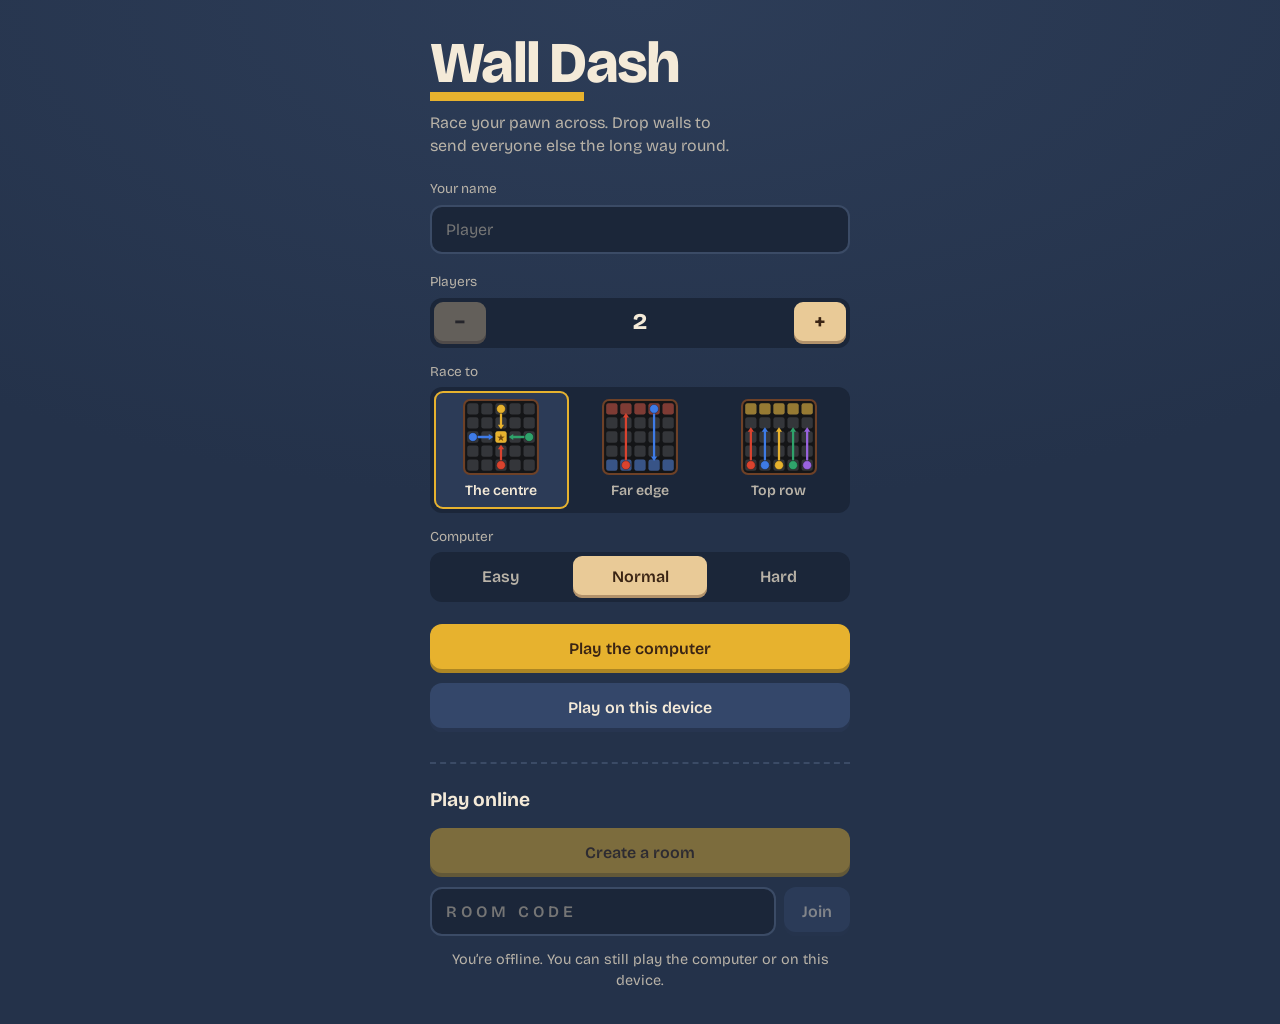
<file: index.html>
<!doctype html>
<html lang="en">
<head>
<meta charset="utf-8">
<meta name="viewport" content="width=device-width, initial-scale=1, viewport-fit=cover, user-scalable=no">
<meta name="theme-color" content="#24324A">
<title>Wall Dash</title>
<link rel="manifest" href="manifest.webmanifest">
<link rel="icon" href="icon.svg" type="image/svg+xml">
<link rel="preconnect" href="https://fonts.googleapis.com">
<link rel="preconnect" href="https://fonts.gstatic.com" crossorigin>
<link href="https://fonts.googleapis.com/css2?family=Bricolage+Grotesque:opsz,wght@12..96,400;12..96,600;12..96,800&display=swap" rel="stylesheet">
<link rel="stylesheet" href="css/style.css?v=22">
</head>
<body>

<!-- Home -->
<section id="home" class="screen">
  <header class="brand">
    <h1 id="gameName">Wall Dash</h1>
    <p class="tagline">Race your pawn across. Drop walls to send everyone else the long way round.</p>
  </header>

  <p id="announcement" class="announcement" hidden></p>

  <label class="field">
    <span>Your name</span>
    <input id="nameInput" maxlength="18" autocomplete="nickname" placeholder="Player">
  </label>

  <div class="setup">
    <div class="row">
      <span class="row-label">Players</span>
      <div class="stepper">
        <button type="button" id="playersDown" aria-label="Fewer players">−</button>
        <output id="playersOut" aria-live="polite">2</output>
        <button type="button" id="playersUp" aria-label="More players">+</button>
      </div>
    </div>
    <div class="row" id="modeRow">
      <span class="row-label">Race to</span>
      <div class="seg modes" data-pref="mode">
        <button data-v="center"><span>The centre</span></button>
        <button data-v="edge"><span>Far edge</span></button>
        <button data-v="race"><span>Top row</span></button>
      </div>
      <p class="row-note" id="modeNote" hidden>With 5 or more players everyone races from the bottom row to the top row.</p>
    </div>
    <div class="row" id="levelRow">
      <span class="row-label">Computer</span>
      <div class="seg" data-pref="level">
        <button data-v="easy">Easy</button><button data-v="normal">Normal</button><button data-v="hard">Hard</button>
      </div>
    </div>
  </div>

  <div class="actions">
    <button id="btnAI" class="btn primary">Play the computer</button>
    <button id="btnLocal" class="btn">Play on this device</button>
  </div>

  <div class="online" id="onlineBox">
    <h2>Play online</h2>
    <button id="btnCreate" class="btn primary">Create a room</button>
    <div class="join">
      <input id="codeInput" maxlength="5" placeholder="Room code" autocapitalize="characters" autocomplete="off" spellcheck="false">
      <button id="btnJoin" class="btn">Join</button>
    </div>
    <p id="onlineNote" class="note" hidden></p>
  </div>
</section>

<!-- Lobby -->
<section id="lobby" class="screen" hidden>
  <p class="lobby-intro">Share this code so friends can join</p>
  <div class="code-box"><span id="roomCode">-----</span></div>
  <div class="actions inline">
    <button id="btnShare" class="btn">Share invite link</button>
  </div>
  <ul id="seatList" class="seats"></ul>
  <form id="renameForm" class="field rename" autocomplete="off">
    <span>Your name</span>
    <div class="join">
      <input id="lobbyName" maxlength="18" autocomplete="nickname" placeholder="Player" aria-label="Your name">
      <button id="btnRename" class="btn" type="submit">Save</button>
    </div>
  </form>
  <div class="row lobby-walls">
    <span class="row-label">Players</span>
    <div class="stepper">
      <button type="button" id="sizeDown" aria-label="Fewer players">−</button>
      <output id="sizeOut" aria-live="polite">2</output>
      <button type="button" id="sizeUp" aria-label="More players">+</button>
    </div>
  </div>
  <div class="row lobby-walls">
    <span class="row-label">Race to</span>
    <div class="seg modes" id="roomMode">
      <button type="button" data-v="center"><span>The centre</span></button>
      <button type="button" data-v="edge"><span>Far edge</span></button>
      <button type="button" data-v="race"><span>Top row</span></button>
    </div>
  </div>
  <div class="row lobby-walls">
    <span class="row-label">Walls each</span>
    <div class="stepper">
      <button type="button" id="wallsDown" aria-label="Fewer walls">−</button>
      <output id="wallsOut" aria-live="polite">10</output>
      <button type="button" id="wallsUp" aria-label="More walls">+</button>
    </div>
    
  </div>
  <label id="breakRow" class="check"><input type="checkbox" id="breaksBox"> Wall breaking: after placing 3 walls, everyone can break 3 walls (anyone’s)</label>
  <p class="row-note" id="wallsNote" hidden>The host picks these.</p>
  <label id="fillRow" class="check"><input type="checkbox" id="fillBots" checked> Fill empty seats with computer players</label>
  <div class="actions">
    <button id="btnStart" class="btn primary">Start game</button>
    <p id="waitNote" class="note" hidden>Waiting for the host to start the game…</p>
    <button id="btnLeaveLobby" class="btn ghost">Leave room</button>
  </div>
</section>

<!-- Game -->
<section id="game" class="screen game" hidden>
  <div class="game-top">
    <div id="players" class="players"></div>
    <button id="btnMenu" class="btn ghost leave">Leave</button>
  </div>
  <div id="chatLog" class="chat-log" aria-label="Chat" aria-live="polite" hidden></div>
  <div id="boardWrap" class="board-wrap"><canvas id="board" aria-label="Game board"></canvas></div>
  <div class="dock">
    <p id="status" class="status" aria-live="polite"></p>
    <div class="dock-body">
      <button id="btnPass" class="btn" hidden>Skip turn</button>
      <div id="wallPad" class="wall-pad" hidden>
        <button id="btnRotate" class="btn" title="Turn the wall (R)">⟲ Turn</button>
        <button id="btnPlace" class="btn primary place">Place wall</button>
        <button id="btnBreak" class="btn primary place" hidden>Break wall</button>
        <button id="btnCancelWall" class="btn ghost">Cancel</button>
      </div>
      <p class="hint" id="hint"></p>
    </div>
  </div>
  <form id="chatForm" class="chat-form" autocomplete="off" hidden>
    <input id="chatInput" maxlength="200" placeholder="Message…" aria-label="Chat message" enterkeyhint="send">
    <button class="btn primary" type="submit">Send</button>
  </form>
</section>

<div id="overlay" class="overlay" hidden>
  <div class="sheet">
    <div id="winDot" class="win-dot"></div>
    <h2 id="winText">Red wins</h2>
    <div class="actions">
      <button id="btnAgain" class="btn primary">Play again</button>
      <button id="btnSetup" class="btn" hidden>Change players, mode or walls</button>
      <button id="btnHome" class="btn ghost">Back to menu</button>
    </div>
  </div>
</div>

<div id="toast" class="toast" role="status" hidden></div>

<script src="shared/game.js?v=10"></script>
<script src="shared/ai.js?v=6"></script>
<script src="js/app.js?v=21"></script>
</body>
</html>
</file>
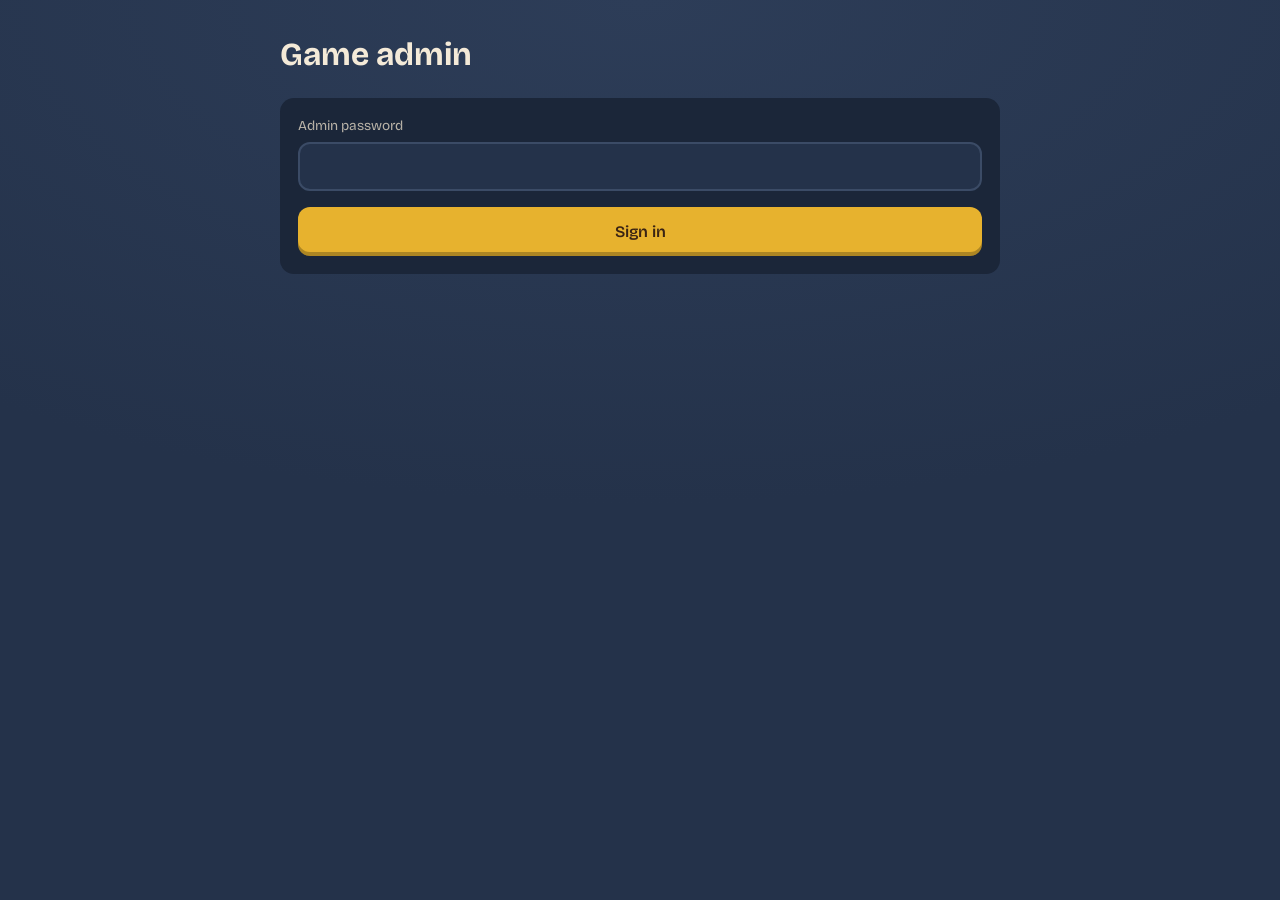
<file: admin.html>
<!doctype html>
<html lang="en">
<head>
<meta charset="utf-8">
<meta name="viewport" content="width=device-width, initial-scale=1, viewport-fit=cover">
<meta name="robots" content="noindex">
<title>Game admin</title>
<link rel="icon" href="icon.svg" type="image/svg+xml">
<link href="https://fonts.googleapis.com/css2?family=Bricolage+Grotesque:opsz,wght@12..96,400;12..96,600;12..96,800&display=swap" rel="stylesheet">
<link rel="stylesheet" href="css/style.css">
</head>
<body>
<main class="screen admin">
  <h1>Game admin</h1>

  <form id="loginForm" class="panel" style="margin-top:20px">
    <label><span>Admin password</span><input id="pw" type="password" autocomplete="current-password" required></label>
    <button class="btn primary">Sign in</button>
    <p id="loginErr" class="err" hidden></p>
  </form>

  <div id="dash" hidden>
    <h2>Right now</h2>
    <div class="stats">
      <div class="stat"><b id="sOnline">0</b><span>players in rooms</span></div>
      <div class="stat"><b id="sRooms">0</b><span>open rooms</span></div>
      <div class="stat"><b id="sStarted">0</b><span>games started</span></div>
      <div class="stat"><b id="sFinished">0</b><span>games finished</span></div>
    </div>

    <h2>Game settings</h2>
    <form id="settingsForm" class="panel">
      <div class="grid2">
        <label><span>Game name</span><input name="gameName" maxlength="40"></label>
        <label><span>Board size</span>
          <select name="boardSize"><option>5</option><option>7</option><option>9</option><option>11</option><option>13</option></select>
          <small>Squares per side. 9 is the classic size.</small></label>
        <label><span>Walls each, 2 players</span><input name="walls2p" type="number" min="0" max="40"></label>
        <label><span>Walls each, 3 players</span><input name="walls3p" type="number" min="0" max="40"></label>
        <label><span>Walls each, 4 players</span><input name="walls4p" type="number" min="0" max="40"></label>
        <label><span>Walls each, 5 or more players</span><input name="wallsMany" type="number" min="0" max="40">
          <small>5 or more players always race from the bottom row to the top row. Up to one player per column.</small></label>
        <label><span>Default race</span>
          <select name="default4pMode"><option value="center">To the centre</option><option value="edge">To the far edge</option><option value="race">Everyone to the top row</option></select></label>
        <label><span>Turn timer, online (seconds)</span><input name="turnTimer" type="number" min="5" max="600">
          <small>Every turn is timed (5 seconds or more). When time runs out, the computer plays that turn. A player who times out 3 turns in a row while offline is replaced by the computer.</small></label>
        <label><span>Most rooms at once</span><input name="maxRooms" type="number" min="1" max="10000"></label>
      </div>
      <label class="check"><input type="checkbox" name="onlineEnabled"> Allow online play</label>
      <label class="check"><input type="checkbox" name="allowBots"> Allow computer players</label>
      <label><span>Message on the home screen</span><textarea name="announcement" rows="2" maxlength="300" placeholder="Leave empty to show nothing"></textarea></label>
      <p><small>New settings apply to games started after you save. Games in progress keep their settings.</small></p>
      <button class="btn primary">Save settings</button>
      <p id="saveMsg" hidden></p>
    </form>

    <h2>Open rooms</h2>
    <div class="panel table-wrap">
      <table><thead><tr><th>Code</th><th>Players</th><th>Status</th><th>Started</th><th></th></tr></thead><tbody id="roomRows"></tbody></table>
    </div>

    <h2>Change admin password</h2>
    <form id="pwForm" class="panel">
      <div class="grid2">
        <label><span>Current password</span><input name="current" type="password" autocomplete="current-password" required></label>
        <label><span>New password</span><input name="next" type="password" minlength="6" autocomplete="new-password" required></label>
      </div>
      <button class="btn">Change password</button>
      <p id="pwMsg" hidden></p>
    </form>

    <p style="margin-top:30px"><button id="logout" class="btn ghost">Sign out</button></p>
  </div>
</main>
<script src="js/admin.js"></script>
</body>
</html>
</file>
<file: css/style.css>
:root {
  --table: #24324A;      /* the table the board sits on */
  --table-2: #2D3D58;
  --chalk: #F4EAD8;      /* text */
  --chalk-dim: #B9B3A8;
  --walnut: #6E4127;     /* board frame */
  --maple: #E9CA97;      /* squares */
  --groove: #4B2A18;
  --brass: #E7B22E;
  --red: #D9432F; --blue: #3E7BE6; --yellow: #E7B22E; --green: #2FA36B;
  --danger: #FF7A66;
  --font: "Bricolage Grotesque", ui-rounded, "Segoe UI", Roboto, system-ui, sans-serif;
  color-scheme: dark;
  box-sizing: border-box;
  padding-top: env(safe-area-inset-top, 0px);
  padding-bottom: env(safe-area-inset-bottom, 0px);
}
[hidden] { display: none !important; }
*, *::before, *::after { box-sizing: inherit; }
html, body { height: 100%; margin: 0; }
body {
  font-family: var(--font); color: var(--chalk); font-size: 16px; line-height: 1.45;
  background: radial-gradient(120% 80% at 50% 0%, var(--table-2), var(--table) 70%) fixed, var(--table);
  -webkit-tap-highlight-color: transparent; overscroll-behavior: none;
}
.screen { max-width: 460px; margin: 0 auto; padding: 24px 20px 32px; }
.screen[hidden] { display: none !important; }

/* Home */
.brand h1 {
  font-size: clamp(2.6rem, 12vw, 3.6rem); font-weight: 800; line-height: .95; letter-spacing: -0.03em;
  margin: 12px 0 10px; display: inline-block; padding-bottom: 10px;
  background: linear-gradient(var(--brass), var(--brass)) left bottom / 62% 9px no-repeat;
}
.tagline { margin: 0 0 22px; color: var(--chalk-dim); max-width: 32ch; }
.announcement { background: #3A4E70; border-left: 5px solid var(--brass); padding: 10px 14px; border-radius: 4px 10px 10px 4px; margin: 0 0 18px; }

.field { display: block; margin-bottom: 18px; }
.field span, .row-label { display: block; font-size: .85rem; color: var(--chalk-dim); margin-bottom: 6px; }
input[type=text], input:not([type]), input[type=password], input[type=number], select, textarea {
  width: 100%; font: inherit; color: var(--chalk); background: #1B2639; border: 2px solid #3B4B66;
  border-radius: 12px; padding: 11px 14px; outline: none;
}
input:focus-visible, select:focus-visible, textarea:focus-visible { border-color: var(--brass); }

.setup { display: grid; gap: 14px; margin-bottom: 22px; }
.seg { display: flex; background: #1B2639; border-radius: 12px; padding: 4px; gap: 4px; }
.seg button {
  flex: 1; font: inherit; font-weight: 600; color: var(--chalk-dim); background: transparent; border: 0;
  padding: 9px 6px; border-radius: 9px; cursor: pointer;
}
.seg button:disabled { opacity: .4; cursor: not-allowed; }
.row-note { margin: 6px 0 0; font-size: .85rem; color: var(--chalk-dim); }
.seg button.on { background: var(--maple); color: #3A2414; box-shadow: inset 0 -3px 0 rgba(75, 42, 24, .35); }
.seg.big button { padding: 12px 18px; }
.seg.readonly button { cursor: default; }
.seg.readonly button:disabled { opacity: .5; }
.seg.readonly button.on { opacity: 1; }

/* Player count */
.stepper { display: flex; align-items: center; background: #1B2639; border-radius: 12px; padding: 4px; gap: 4px; }
.stepper button {
  width: 52px; height: 42px; font: inherit; font-size: 1.4rem; font-weight: 700; color: #3A2414; background: var(--maple);
  border: 0; border-radius: 9px; cursor: pointer; box-shadow: inset 0 -3px 0 rgba(75, 42, 24, .35);
}
.stepper button:disabled { opacity: .35; cursor: not-allowed; }
.lobby-walls { margin-bottom: 18px; }
.stepper button[hidden] { display: block !important; visibility: hidden; } /* keeps the number centred for guests */
.stepper output { flex: 1; text-align: center; font-size: 1.4rem; font-weight: 800; font-variant-numeric: tabular-nums; }

/* Mode picker: a small picture of each race */
.seg.modes button { display: flex; flex-direction: column; align-items: center; gap: 6px; padding: 8px 4px 7px; font-size: .88rem; }
.seg.modes svg { width: 100%; max-width: 76px; height: auto; display: block; }
.seg.modes button.on { background: #2C3B57; color: var(--chalk); box-shadow: inset 0 0 0 2px var(--brass); }

.btn {
  font: inherit; font-weight: 600; color: var(--chalk); background: #34476A; border: 0; cursor: pointer;
  padding: 13px 18px; border-radius: 12px; box-shadow: inset 0 -4px 0 rgba(0, 0, 0, .25);
}
.btn:active { transform: translateY(2px); box-shadow: inset 0 -2px 0 rgba(0, 0, 0, .25); }
.btn.primary { background: var(--brass); color: #3A2414; }
.btn.ghost { background: transparent; box-shadow: none; color: var(--chalk-dim); text-decoration: underline; text-underline-offset: 3px; }
.btn.danger { background: #7A2E26; }
.btn.round { width: 48px; height: 48px; padding: 0; font-size: 1.4rem; border-radius: 50%; }
.btn:disabled { opacity: .45; cursor: not-allowed; }
button:focus-visible { outline: 3px solid var(--brass); outline-offset: 2px; }

.actions { display: grid; gap: 10px; }
.actions.inline { display: flex; justify-content: center; }
.online { margin-top: 30px; padding-top: 22px; border-top: 2px dashed #3B4B66; display: grid; gap: 10px; }
.online h2 { margin: 0 0 4px; font-size: 1.2rem; }
.join { display: flex; gap: 8px; }
.join input { text-transform: uppercase; letter-spacing: .25em; font-weight: 600; }
.note { color: var(--chalk-dim); font-size: .9rem; margin: 4px 0 0; text-align: center; }

/* Lobby */
.lobby-intro { text-align: center; color: var(--chalk-dim); margin: 20px 0 10px; }
.code-box { text-align: center; margin-bottom: 14px; }
.code-box span {
  display: inline-block; font-size: 2.8rem; font-weight: 800; letter-spacing: .18em; padding: 8px 18px 8px 26px;
  background: var(--maple); color: #3A2414; border-radius: 14px; border: 6px solid var(--walnut);
}
.seats { list-style: none; padding: 0; margin: 22px 0; display: grid; gap: 8px; }
.seats li { display: flex; align-items: center; gap: 12px; background: #1B2639; padding: 12px 14px; border-radius: 12px; }
.seats li.empty { color: var(--chalk-dim); font-style: italic; }
.pawn-dot { width: 18px; height: 18px; border-radius: 50%; flex: none; box-shadow: inset 0 -3px 0 rgba(0,0,0,.3); }
.seats .tag { margin-left: auto; font-size: .8rem; color: var(--chalk-dim); }
.seats .kick { padding: 6px 12px; font-size: .85rem; } /* sits after the tag, which pushes both right */
.rename .join input { text-transform: none; letter-spacing: normal; font-weight: 400; }
.check { display: flex; gap: 10px; align-items: center; margin-bottom: 16px; color: var(--chalk-dim); }
.check input { width: 20px; height: 20px; accent-color: var(--brass); }

/* Game */
/* The board takes every pixel the rest leaves over. Player names stay at the top, the chat box at the
   bottom, and the board with its buttons sits in the middle of the space left between them. */
.screen.game {
  max-width: none; padding: 6px 6px 8px; display: flex; flex-direction: column; gap: 6px;
  height: 100vh; /* older webviews drop the env() lines below */
  height: calc(100vh - env(safe-area-inset-top, 0px) - env(safe-area-inset-bottom, 0px));
  height: calc(100dvh - env(safe-area-inset-top, 0px) - env(safe-area-inset-bottom, 0px));
}
.game-top { display: flex; align-items: center; gap: 6px; width: 100%; max-width: 760px; margin: 0 auto auto; }
.screen.game .chat-form { margin-top: auto; }
.screen.game:not(.has-chat) .dock { margin-bottom: auto; }
.players { flex: 1; min-width: 0; display: flex; flex-wrap: wrap; gap: 4px; justify-content: center; position: relative; }
.players.many { flex-wrap: nowrap; justify-content: flex-start; overflow-x: auto; scrollbar-width: none; padding: 1px 0; }
.players.many::-webkit-scrollbar { display: none; }
.players.many .chip { flex: none; }
.btn.leave { flex: none; padding: 6px 8px; font-size: .85rem; }
.chip {
  display: flex; align-items: center; gap: 5px; padding: 3px 9px 3px 5px; border-radius: 999px; min-width: 0;
  background: #1B2639; border: 2px solid transparent; font-size: .8rem; line-height: 1.3; transition: border-color .2s;
}
.chip > span:nth-child(2) { max-width: 10ch; overflow: hidden; text-overflow: ellipsis; white-space: nowrap; }
.chip .pawn-dot { width: 14px; height: 14px; }
.chip.turn { border-color: var(--chalk); background: #2C3B57; }
.chip .walls { color: var(--chalk-dim); font-variant-numeric: tabular-nums; }
.chip .off { color: var(--danger); font-size: .7rem; }
.chip .timer { color: var(--chalk); font-weight: 600; font-variant-numeric: tabular-nums; }
.chip .timer.low { color: var(--danger); }
/* layout() sets the height to the board's own size, so the dock sits right under it. */
.board-wrap {
  flex: none; width: 100%; overflow: hidden; touch-action: none;
  display: flex; align-items: center; justify-content: center;
}
.board-wrap canvas { display: block; -webkit-touch-callout: none; -webkit-user-select: none; user-select: none; }
.dock { flex: none; width: 100%; max-width: 520px; margin: 0 auto; }
.status { text-align: center; font-weight: 600; font-size: 1rem; margin: 6px 0 4px; min-height: 1.4em; line-height: 1.4; }
/* Fixed height, so the board doesn't jump when the wall controls appear. */
.dock-body { min-height: 44px; display: flex; flex-direction: column; justify-content: center; align-items: center; gap: 6px; }
#btnPass { padding: 8px 18px; }
/* Drag on the board to move the wall; this row only turns, places or cancels it. */
.wall-pad { display: grid; grid-template-columns: auto 1fr auto; gap: 6px; width: 100%; }
.wall-pad:not([hidden]) ~ .hint { display: none; }
.wall-pad.breaking { grid-template-columns: 1fr auto; }
#btnBreak { background: var(--danger); color: #fff; }
.chip .walls.locked { opacity: .45; }
.wall-pad .btn { padding: 0 12px; height: 42px; font-size: 1rem; border-radius: 10px; white-space: nowrap; }
.hint { text-align: center; color: var(--chalk-dim); font-size: .78rem; line-height: 1.35; margin: 0; max-width: 46ch; }

/* Online chat: history above the board, message box at the bottom. */
.chat-log {
  flex: none; height: 62px; overflow-y: auto; width: 100%; max-width: 760px; margin: 0 auto;
  background: #1B2639; border-radius: 10px; padding: 5px 10px; font-size: .82rem; line-height: 1.35;
}
.chat-log p { margin: 0; overflow-wrap: anywhere; }
.chat-log b { font-weight: 700; }
.chat-log .empty { color: var(--chalk-dim); font-style: italic; }
.chat-form { flex: none; display: flex; gap: 6px; width: 100%; max-width: 520px; margin: 0 auto; }
.chat-form input { flex: 1; min-width: 0; padding: 8px 12px; border-radius: 10px; font-size: 16px; }
.chat-form .btn { padding: 0 18px; border-radius: 10px; }

/* Phones on their side: board on the left, everything else in a column on the right. */
@media (orientation: landscape) and (max-height: 560px) {
  .screen.game {
    display: grid; grid-template-columns: minmax(0, 1fr) minmax(190px, 34%);
    grid-template-rows: auto minmax(0, 1fr) auto auto; grid-template-areas: "board top" "board chat" "board dock" "board form"; column-gap: 10px;
  }
  .chat-log { grid-area: chat; height: auto; min-height: 0; }
  .chat-form { grid-area: form; }
  .game-top { grid-area: top; flex-direction: column; align-items: stretch; margin: 0; }
  .players { justify-content: flex-start; }
  .btn.leave { align-self: flex-end; order: -1; }
  .board-wrap { grid-area: board; height: 100%; }
  .dock { grid-area: dock; align-self: end; }
  .wall-pad .btn { padding: 0 8px; font-size: .92rem; }
}

.overlay { position: fixed; inset: 0; background: rgba(15, 20, 32, .72); display: grid; place-items: center; padding: 20px; z-index: 20; }
.overlay[hidden] { display: none; }
.sheet { background: var(--table-2); border-radius: 20px; padding: 28px 24px; width: min(360px, 100%); text-align: center; border-top: 8px solid var(--walnut); }
.sheet h2 { font-size: 2rem; margin: 10px 0 20px; letter-spacing: -0.02em; }
.win-dot { width: 56px; height: 56px; border-radius: 50%; margin: 0 auto; box-shadow: inset 0 -6px 0 rgba(0,0,0,.3); }

.toast {
  position: fixed; left: 50%; bottom: calc(24px + env(safe-area-inset-bottom, 0px)); transform: translateX(-50%);
  background: var(--chalk); color: #222; padding: 10px 16px; border-radius: 10px; font-weight: 600; z-index: 30; max-width: 90vw;
}
.toast[hidden] { display: none; }

/* Admin */
.admin { max-width: 760px; }
.admin h1 { font-size: 2rem; margin: 8px 0 4px; }
.admin h2 { font-size: 1.2rem; margin: 30px 0 12px; }
.panel { background: #1B2639; border-radius: 14px; padding: 18px; display: grid; gap: 16px; }
.grid2 { display: grid; grid-template-columns: repeat(auto-fit, minmax(200px, 1fr)); gap: 16px; }
.panel label > span { display: block; font-size: .85rem; color: var(--chalk-dim); margin-bottom: 6px; }
.panel small { display: block; color: var(--chalk-dim); margin-top: 4px; font-size: .8rem; }
.panel input, .panel select, .panel textarea { background: #24324A; }
.stats { display: flex; gap: 12px; flex-wrap: wrap; }
.stat { background: #1B2639; border-radius: 12px; padding: 12px 16px; min-width: 120px; }
.stat b { display: block; font-size: 1.6rem; }
.stat span { color: var(--chalk-dim); font-size: .85rem; }
.table-wrap { overflow-x: auto; }
table { width: 100%; border-collapse: collapse; font-size: .92rem; }
th, td { text-align: left; padding: 9px 10px; border-bottom: 1px solid #34476A; }
th { color: var(--chalk-dim); font-weight: 600; }
.err { color: var(--danger); margin: 0; }
.ok { color: var(--green); margin: 0; }

@media (prefers-reduced-motion: reduce) { * { transition: none !important; } }
</file>
